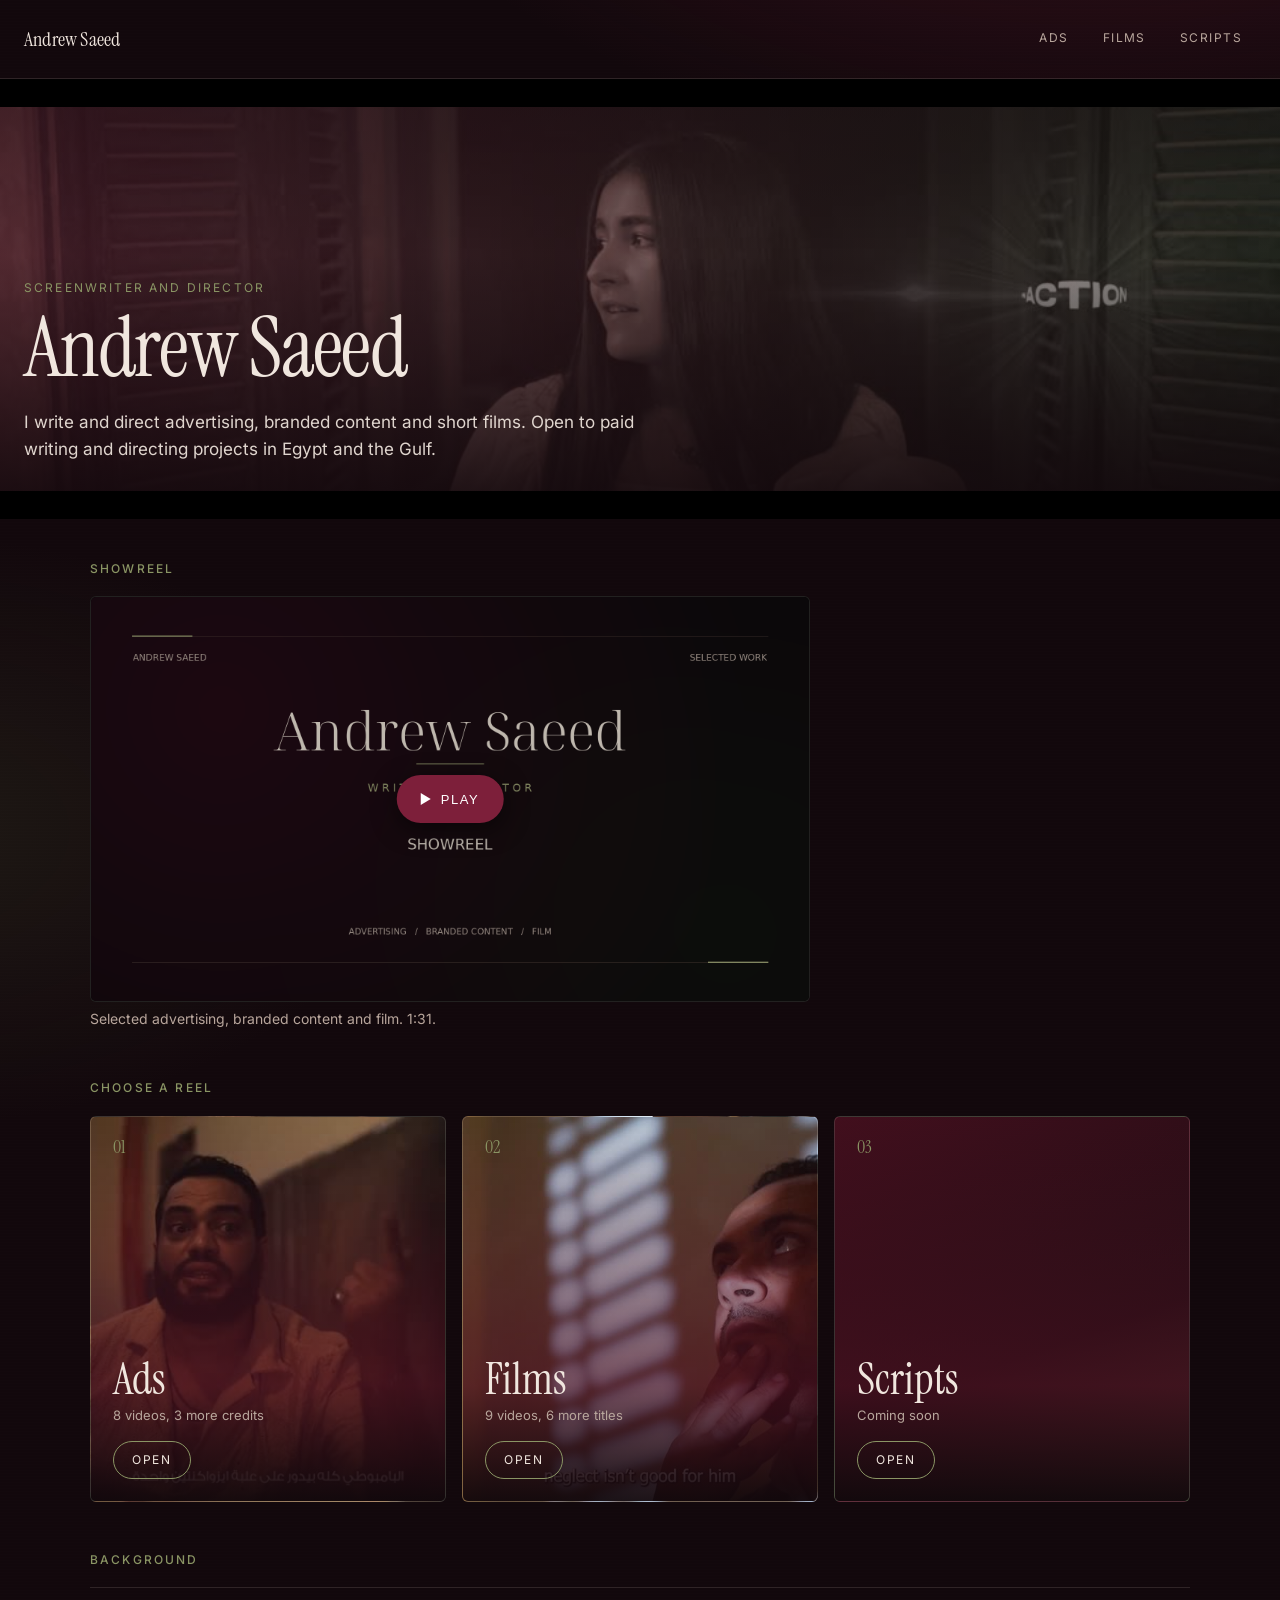
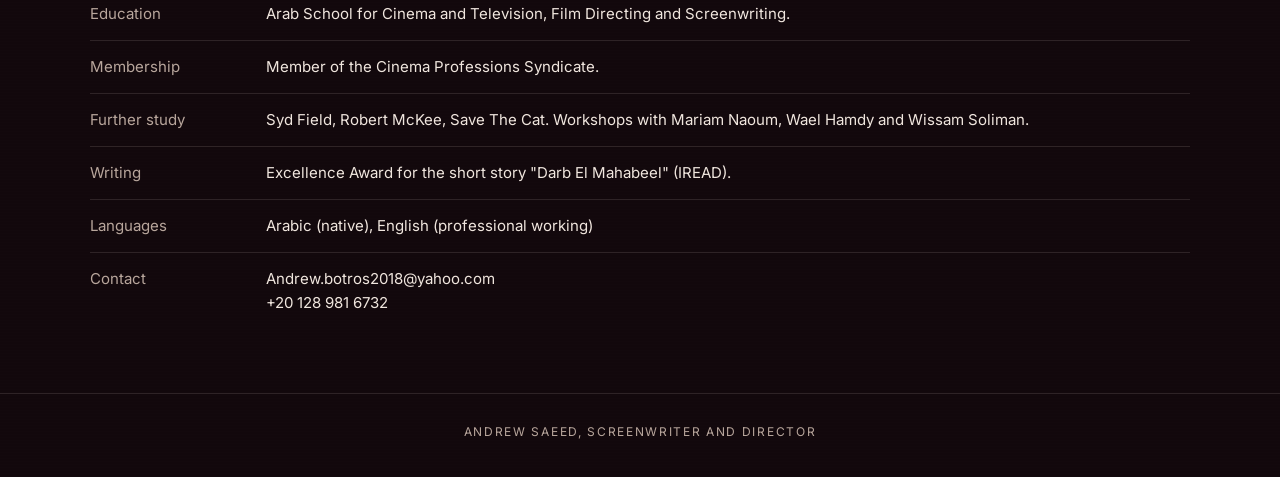
<file: index.html>
<!doctype html>
<html lang="en"><head><meta charset="utf-8"><meta name="viewport" content="width=device-width, initial-scale=1"><title>Andrew Saeed, screenwriter and director</title><meta name="description" content="Portfolio of Andrew Saeed, screenwriter and director: ads, short films and writing.">  <script type="module" crossorigin src="./index-Pxvb-TtT.js"></script>
  <link rel="stylesheet" crossorigin href="./index-CUy7kNgH.css">
  <script data-goatcounter="https://andrewsaeed.goatcounter.com/count" async src="//gc.zgo.at/count.js"></script>
</head><body><div id="root"></div></body></html>
</file>
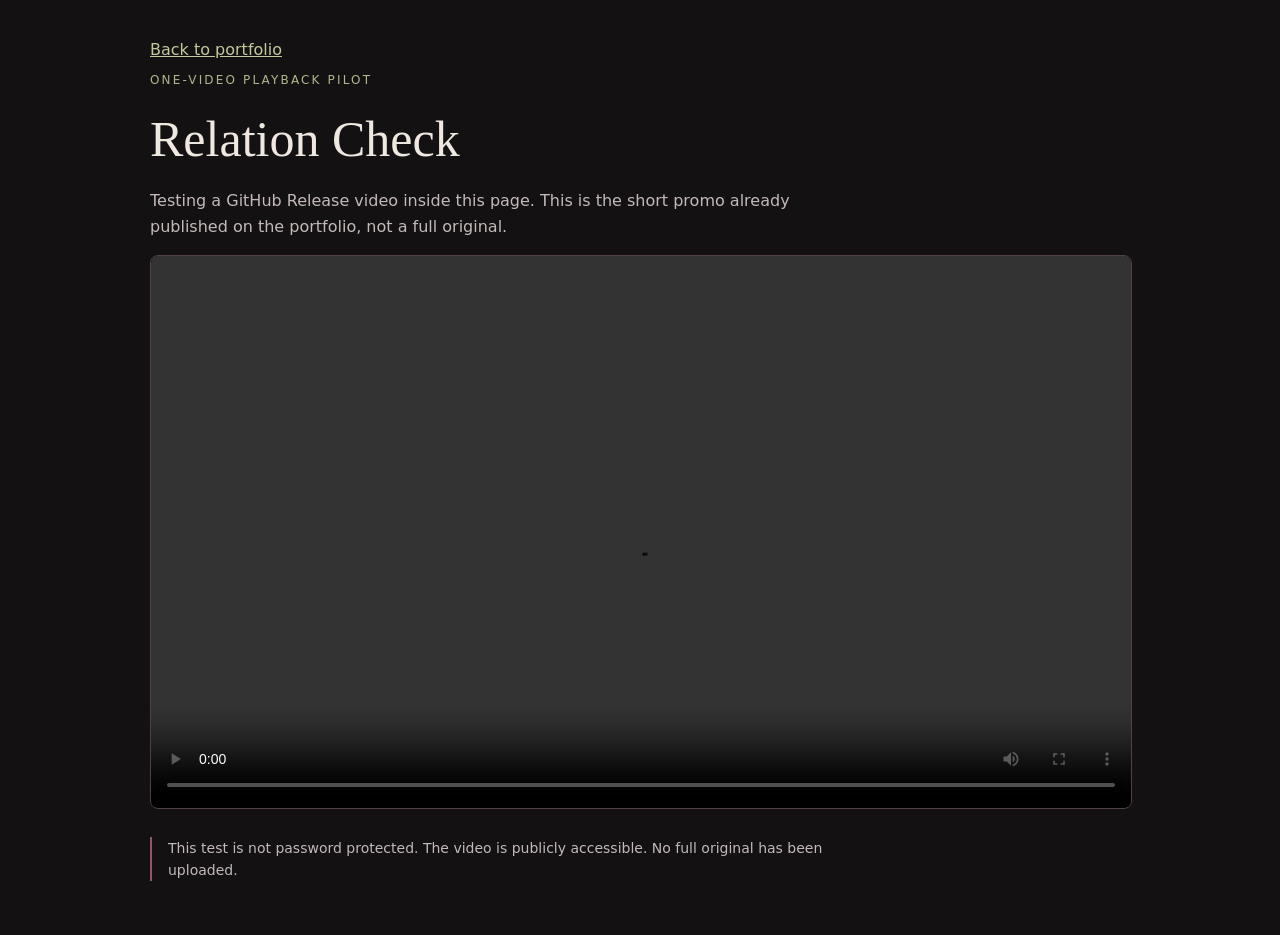
<file: playback-pilot.html>
<!doctype html><html lang="en"><meta charset="utf-8"><meta name="viewport" content="width=device-width,initial-scale=1"><title>Playback pilot | Andrew Saeed</title><style>body{margin:0;background:#141113;color:#efe8e0;font:16px system-ui,sans-serif}main{max-width:980px;margin:auto;padding:40px 22px}a{color:#c4c89a}h1{font-family:Georgia,serif;font-weight:400;font-size:clamp(30px,5vw,50px);margin:20px 0}p{line-height:1.6;color:#c3b9b9;max-width:720px}video{width:100%;aspect-ratio:16/9;background:#000;border:1px solid #514147;border-radius:8px}.label{text-transform:uppercase;letter-spacing:.18em;font-size:12px;color:#b1b68a}.note{font-size:14px;border-left:2px solid #8d5968;padding-left:16px;margin-top:24px}</style><main><a href="/">Back to portfolio</a><p class="label">One-video playback pilot</p><h1>Relation Check</h1><p>Testing a GitHub Release video inside this page. This is the short promo already published on the portfolio, not a full original.</p><video controls playsinline preload="metadata" src="https://github.com/andrewsaeed/andrewsaeed.github.io/releases/download/v0.0.1-playback-pilot/1-relation-check-D78xuRqx.mp4"></video><p class="note">This test is not password protected. The video is publicly accessible. No full original has been uploaded.</p></main></html>
</file>
<file: index-CUy7kNgH.css>
@font-face{font-family:"Instrument Serif";font-style:normal;font-display:swap;font-weight:400;src:url(./instrument-serif-latin-400-normal-DnYpCC2O.woff2) format("woff2"),url(./instrument-serif-latin-400-normal-BVbkICAY.woff) format("woff")}@font-face{font-family:Inter;font-style:normal;font-display:swap;font-weight:400;src:url(./inter-latin-400-normal-C38fXH4l.woff2) format("woff2"),url(./inter-latin-400-normal-CyCys3Eg.woff) format("woff")}@font-face{font-family:Inter;font-style:normal;font-display:swap;font-weight:500;src:url(./inter-latin-500-normal-Cerq10X2.woff2) format("woff2"),url(./inter-latin-500-normal-BL9OpVg8.woff) format("woff")}:root{--ds-font-display: "Instrument Serif", Georgia, serif;--ds-font-text: "Inter", system-ui, sans-serif}html,body,#root{margin:0;min-height:100%}body{background:#12080c}.pf-app{--pf-bg: #12080c;--pf-bg2: #1c0d13;--pf-burg: #7d1f3a;--pf-burg2: #4a1020;--pf-olive: #8a9564;--pf-olive2: #4d5733;--pf-text: #f0e6de;--pf-mute: #b8a69c;position:relative;min-height:100vh;color:var(--pf-text);font-family:var(--ds-font-text);font-size:15px;line-height:1.6;background:radial-gradient(1200px 600px at 85% -10%,rgba(125,31,58,.35),transparent 60%),radial-gradient(900px 500px at -10% 40%,rgba(77,87,51,.22),transparent 60%),var(--pf-bg);overflow:hidden}.pf-grain{position:absolute;top:0;right:0;bottom:0;left:0;pointer-events:none;opacity:.09;mix-blend-mode:overlay;z-index:0;background-image:repeating-linear-gradient(0deg,rgba(255,255,255,.05) 0 1px,transparent 1px 3px)}.pf-app>nav,.pf-app>main,.pf-app>footer{position:relative;z-index:1}.pf-app a{color:inherit;text-decoration:none}.pf-nav{display:flex;align-items:center;justify-content:space-between;gap:12px;flex-wrap:wrap;padding:16px 24px;border-bottom:1px solid rgba(240,230,222,.12)}.pf-nav a.pf-brand{font-family:var(--ds-font-display);font-size:20px;letter-spacing:.01em}.pf-nav-links{display:flex;gap:6px}.pf-nav-links a{display:inline-flex;align-items:center;min-height:44px;padding:0 14px;color:var(--pf-mute);text-transform:uppercase;letter-spacing:.12em;font-size:12px;border-bottom:2px solid transparent}.pf-nav-links a[aria-current=page]{color:var(--pf-text);border-bottom-color:var(--pf-olive)}.pf-hero{position:relative;background-size:cover;background-position:center;min-height:440px;display:flex;align-items:flex-end}.pf-hero:before,.pf-hero:after{content:"";position:absolute;left:0;right:0;height:28px;background:#000;z-index:2}.pf-hero:before{top:0}.pf-hero:after{bottom:0}.pf-hero-shade{position:absolute;top:0;right:0;bottom:0;left:0;background:linear-gradient(180deg,#12080c8c,#12080c59 40%,#12080cf7),linear-gradient(90deg,#7d1f3a8c,#4d573340)}.pf-hero-inner{position:relative;z-index:3;padding:96px 24px 56px;max-width:880px}.pf-kicker{margin:0 0 8px;font-size:12px;letter-spacing:.18em;text-transform:uppercase;color:var(--pf-olive);display:flex;align-items:center;gap:10px}.pf-dot{width:4px;height:4px;border-radius:50%;background:var(--pf-mute);display:inline-block}.pf-name,.pf-page-title{margin:0;font-family:var(--ds-font-display);font-weight:400;font-size:clamp(44px,9vw,84px);line-height:1.02;letter-spacing:-.02em}.pf-page-title{font-size:clamp(36px,7vw,56px)}.pf-lead{max-width:56ch;margin:18px 0 0;font-size:17px;color:var(--pf-text);opacity:.92}.pf-section{padding:40px 24px 8px;max-width:1100px;margin:0 auto}.pf-label{margin:0 0 18px;font-size:12px;letter-spacing:.18em;text-transform:uppercase;color:var(--pf-olive);font-weight:500}.pf-entries{display:grid;grid-template-columns:repeat(3,1fr);gap:16px}.pf-entry{position:relative;display:flex;flex-direction:column;justify-content:flex-end;min-height:340px;padding:22px;border-radius:6px;overflow:hidden;background-size:cover;background-position:center;border:1px solid rgba(240,230,222,.14);transition:transform .25s,border-color .25s}.pf-entry:hover,.pf-entry:focus-visible{transform:translateY(-3px);border-color:var(--pf-olive);outline:none}.pf-entry-shade{position:absolute;top:0;right:0;bottom:0;left:0;background:linear-gradient(180deg,#12080c26,#4a1020b8 70%,#12080cf2)}.pf-entry.is-script{background:linear-gradient(160deg,#4a1020,#1b0d12 60%,#2b3320)}.pf-entry-num{position:absolute;top:16px;left:22px;z-index:1;font-family:var(--ds-font-display);font-size:18px;color:var(--pf-olive)}.pf-entry-body{position:relative;z-index:1;display:flex;flex-direction:column;gap:4px}.pf-entry-title{font-family:var(--ds-font-display);font-size:44px;line-height:1}.pf-entry-count{color:var(--pf-mute);font-size:13px}.pf-entry-go{margin-top:12px;align-self:flex-start;padding:8px 18px;border:1px solid var(--pf-olive);border-radius:999px;font-size:12px;letter-spacing:.14em;text-transform:uppercase}.pf-reel{max-width:720px}.pf-meta{margin:6px 0 0;color:var(--pf-mute);font-size:14px}.pf-note{margin:10px 0 0;color:var(--pf-text);opacity:.85;font-size:14px;max-width:52ch}.pf-about{padding-bottom:40px}.pf-about dl{margin:0;display:grid;gap:0}.pf-about dl>div{display:grid;grid-template-columns:160px 1fr;gap:16px;padding:14px 0;border-top:1px solid rgba(240,230,222,.12)}.pf-about dt{color:var(--pf-mute)}.pf-about dd{margin:0}.pf-page{max-width:1100px;margin:0 auto;padding:24px 24px 40px}.pf-back{display:inline-flex;align-items:center;min-height:44px;color:var(--pf-mute);font-size:13px;letter-spacing:.08em}.pf-back:before{content:"←";margin-right:8px}.pf-work{display:grid;grid-template-columns:1fr minmax(0,440px);gap:28px;align-items:start;padding:28px 0;border-top:1px solid rgba(240,230,222,.12);margin-top:28px}.pf-work:first-of-type{margin-top:36px}.pf-work.is-big{grid-template-columns:1fr}.pf-work.is-big .pf-work-media{max-width:none}.pf-work-title{margin:0;font-family:var(--ds-font-display);font-weight:400;font-size:30px;line-height:1.15}.pf-status{margin:12px 0 14px;font-size:12px;letter-spacing:.06em;color:var(--pf-olive)}.pf-btn,.pf-fs{-webkit-appearance:none;-moz-appearance:none;appearance:none;min-height:44px;padding:0 20px;border-radius:999px;border:1px solid var(--pf-olive);background:transparent;color:var(--pf-text);font:inherit;font-size:13px;letter-spacing:.08em;text-transform:uppercase;cursor:pointer}.pf-btn[aria-pressed=true]{background:var(--pf-burg2);border-color:var(--pf-burg)}.pf-btn:hover,.pf-fs:hover{background:var(--pf-burg2)}.pf-poster{position:relative;display:block;width:100%;padding:0;border:1px solid rgba(240,230,222,.14);border-radius:6px;background:#000;overflow:hidden;cursor:pointer}.pf-poster img{display:block;width:100%;aspect-ratio:16 / 9;object-fit:cover;opacity:.8}.pf-play{position:absolute;left:50%;top:50%;transform:translate(-50%,-50%);display:inline-flex;align-items:center;gap:10px;min-height:48px;padding:0 24px;border-radius:999px;background:var(--pf-burg);color:#fff;font-size:13px;letter-spacing:.12em;text-transform:uppercase;box-shadow:0 6px 24px #00000080}.pf-tri{width:0;height:0;border-left:10px solid #fff;border-top:6px solid transparent;border-bottom:6px solid transparent}.pf-frame{position:relative}.pf-video{display:block;width:100%;max-height:80vh;background:#000;border-radius:6px;border:1px solid rgba(240,230,222,.14)}.pf-fs{margin-top:10px;min-height:40px}.pf-credits{margin-top:32px;padding-top:24px;border-top:1px solid rgba(240,230,222,.12)}.pf-credits ul{list-style:none;margin:0;padding:0;display:flex;flex-wrap:wrap;gap:8px}.pf-credits li{padding:8px 14px;border:1px solid rgba(240,230,222,.18);border-radius:999px;color:var(--pf-mute);font-size:14px}.pf-script{display:grid;grid-template-columns:140px 1fr;gap:24px;align-items:center;margin-top:36px;padding:24px;border:1px dashed rgba(138,149,100,.6);border-radius:6px}.pf-script-page{height:180px;background:#efe4d6;border-radius:3px;padding:18px 16px;display:flex;flex-direction:column;gap:10px;box-shadow:0 10px 30px #00000080}.pf-script-page i{display:block;height:4px;background:#b9a894;border-radius:2px}.pf-script-page i:nth-child(2n){width:70%}.pf-script-page i:nth-child(3n){width:85%}.pf-footer{padding:28px 24px 36px;text-align:center;color:var(--pf-mute);font-size:12px;letter-spacing:.14em;text-transform:uppercase;border-top:1px solid rgba(240,230,222,.12);margin-top:24px}@media (max-width: 820px){.pf-entries{grid-template-columns:1fr}.pf-entry{min-height:200px}.pf-work{grid-template-columns:1fr;gap:18px}.pf-about dl>div{grid-template-columns:1fr;gap:2px}.pf-script{grid-template-columns:1fr}.pf-script-page{height:120px;max-width:160px}.pf-hero{min-height:380px}.pf-hero-inner{padding:80px 20px 44px}.pf-nav{padding:8px 16px}.pf-section,.pf-page{padding-left:20px;padding-right:20px}}
</file>
